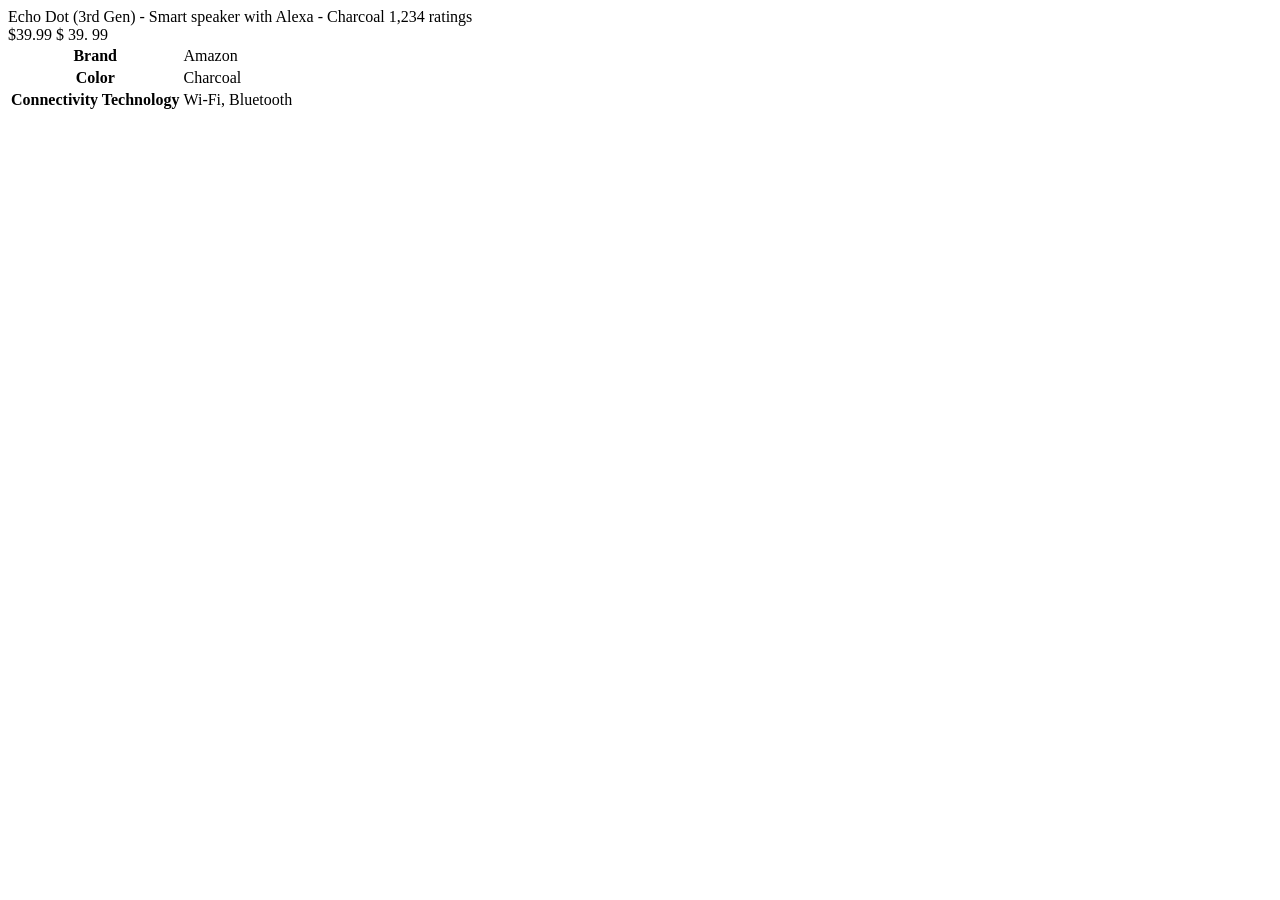
<file: tests/fixtures/amazon_product_basic.html>
<!DOCTYPE html>
<html lang="en">
<head><title>Amazon.com: Echo Dot (3rd Gen) - Charcoal</title></head>
<body>
  <div id="dp-container">
    <span id="productTitle" class="a-size-large product-title-word-break">
      Echo Dot (3rd Gen) - Smart speaker with Alexa - Charcoal
    </span>
    <span id="acrCustomerReviewText" class="a-size-base">1,234 ratings</span>
    <div id="corePriceDisplay_desktop_feature_div">
      <span class="a-price" data-a-color="base">
        <span class="a-offscreen">$39.99</span>
        <span aria-hidden="true">
          <span class="a-price-symbol">$</span>
          <span class="a-price-whole">39</span><span class="a-price-decimal">.</span>
          <span class="a-price-fraction">99</span>
        </span>
      </span>
    </div>
    <div id="productDetails_techSpec_section_1">
      <table>
        <tbody>
          <tr>
            <th>Brand</th>
            <td>Amazon</td>
          </tr>
          <tr>
            <th>Color</th>
            <td>Charcoal</td>
          </tr>
          <tr>
            <th>Connectivity Technology</th>
            <td>Wi-Fi, Bluetooth</td>
          </tr>
        </tbody>
      </table>
    </div>
  </div>
</body>
</html>
</file>
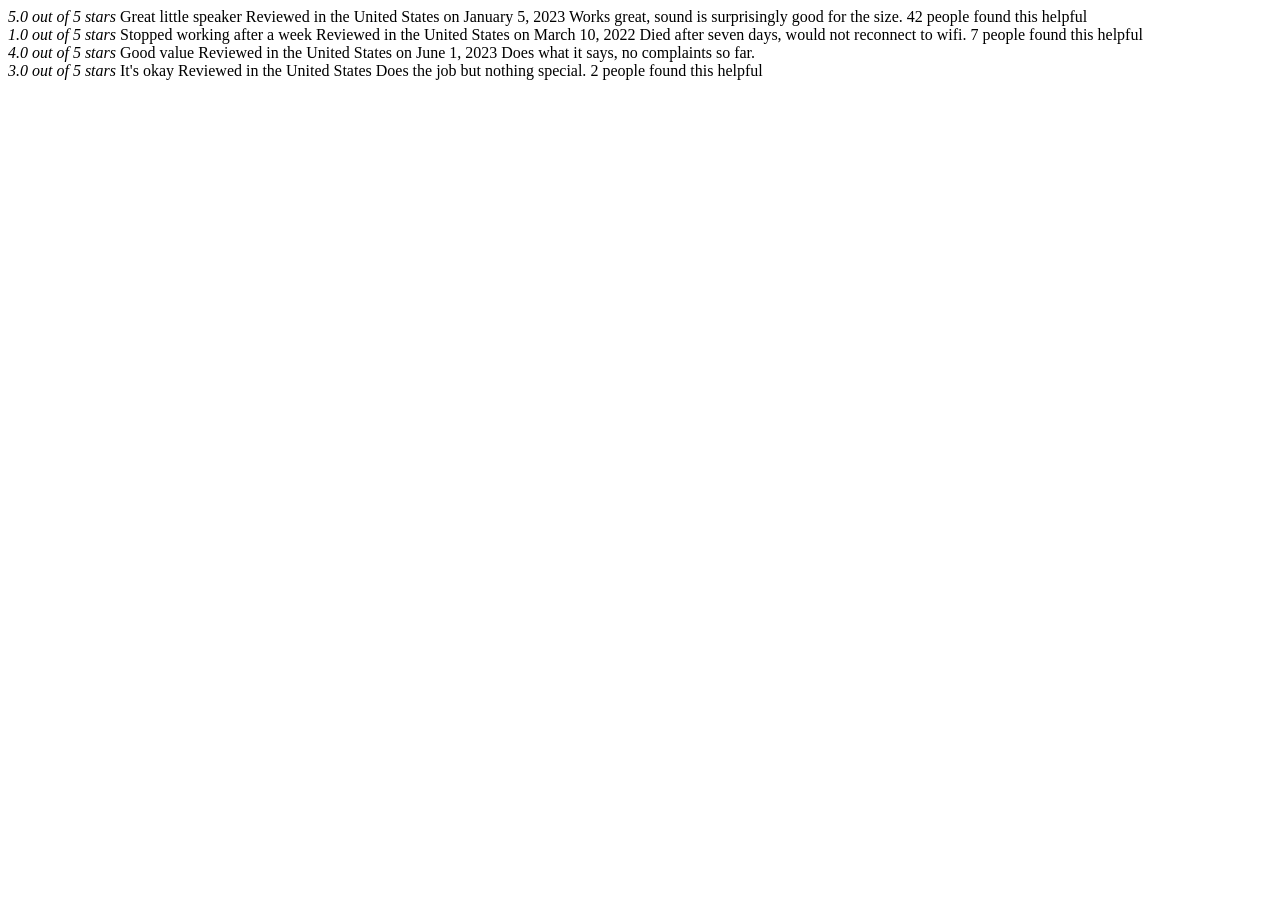
<file: tests/fixtures/amazon_product_reviews.html>
<!DOCTYPE html>
<html lang="en">
<head><title>Amazon.com: Echo Dot (3rd Gen) - Charcoal</title></head>
<body>
  <div id="cm-cr-dp-review-list">

    <div data-hook="review">
      <i data-hook="review-star-rating"><span class="a-icon-alt">5.0 out of 5 stars</span></i>
      <a data-hook="review-title"><span>Great little speaker</span></a>
      <span data-hook="review-date">Reviewed in the United States on January 5, 2023</span>
      <span data-hook="review-body"><span>Works great, sound is surprisingly good for the size.</span></span>
      <span data-hook="helpful-vote-statement">42 people found this helpful</span>
    </div>

    <div data-hook="review">
      <i data-hook="review-star-rating"><span class="a-icon-alt">1.0 out of 5 stars</span></i>
      <a data-hook="review-title"><span>Stopped working after a week</span></a>
      <span data-hook="review-date">Reviewed in the United States on March 10, 2022</span>
      <span data-hook="review-body"><span>Died after seven days, would not reconnect to wifi.</span></span>
      <span data-hook="helpful-vote-statement">7 people found this helpful</span>
    </div>

    <div data-hook="review">
      <i data-hook="review-star-rating"><span class="a-icon-alt">4.0 out of 5 stars</span></i>
      <a data-hook="review-title"><span>Good value</span></a>
      <span data-hook="review-date">Reviewed in the United States on June 1, 2023</span>
      <span data-hook="review-body"><span>Does what it says, no complaints so far.</span></span>
    </div>

    <div data-hook="review">
      <i data-hook="review-star-rating"><span class="a-icon-alt">3.0 out of 5 stars</span></i>
      <a data-hook="review-title"><span>It's okay</span></a>
      <span data-hook="review-date">Reviewed in the United States</span>
      <span data-hook="review-body"><span>Does the job but nothing special.</span></span>
      <span data-hook="helpful-vote-statement">2 people found this helpful</span>
    </div>

  </div>
</body>
</html>
</file>
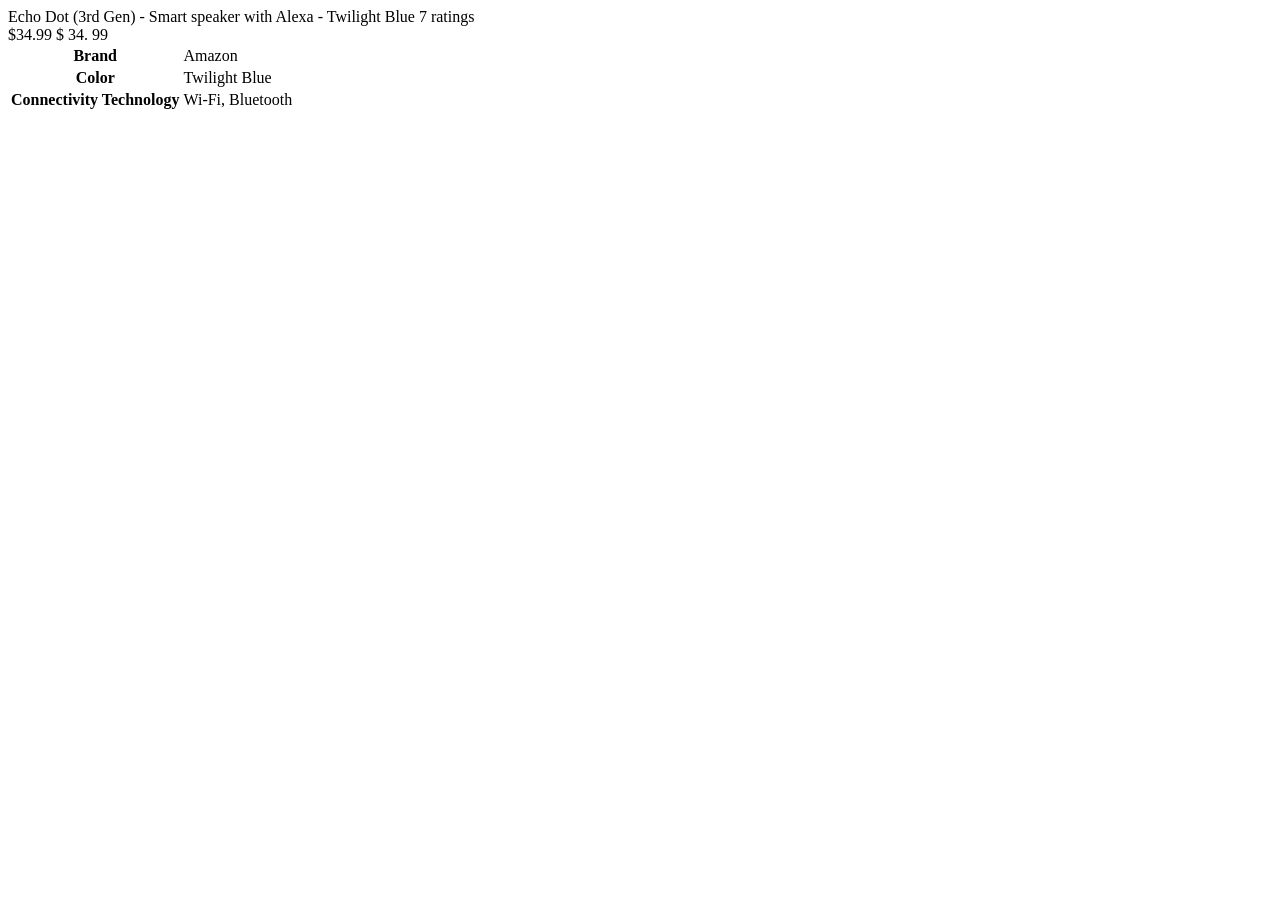
<file: tests/fixtures/amazon_product_variant.html>
<!DOCTYPE html>
<html lang="en">
<head><title>Amazon.com: Echo Dot (3rd Gen) - Twilight Blue</title></head>
<body>
  <div id="dp-container">
    <span id="productTitle" class="a-size-large product-title-word-break">
      Echo Dot (3rd Gen) - Smart speaker with Alexa - Twilight Blue
    </span>
    <span id="acrCustomerReviewText" class="a-size-base">7 ratings</span>
    <div id="corePriceDisplay_desktop_feature_div">
      <span class="a-price" data-a-color="base">
        <span class="a-offscreen">$34.99</span>
        <span aria-hidden="true">
          <span class="a-price-symbol">$</span>
          <span class="a-price-whole">34</span><span class="a-price-decimal">.</span>
          <span class="a-price-fraction">99</span>
        </span>
      </span>
    </div>
    <div id="productDetails_techSpec_section_1">
      <table>
        <tbody>
          <tr>
            <th>Brand</th>
            <td>Amazon</td>
          </tr>
          <tr>
            <th>Color</th>
            <td>Twilight Blue</td>
          </tr>
          <tr>
            <th>Connectivity Technology</th>
            <td>Wi-Fi, Bluetooth</td>
          </tr>
        </tbody>
      </table>
    </div>
  </div>
</body>
</html>
</file>
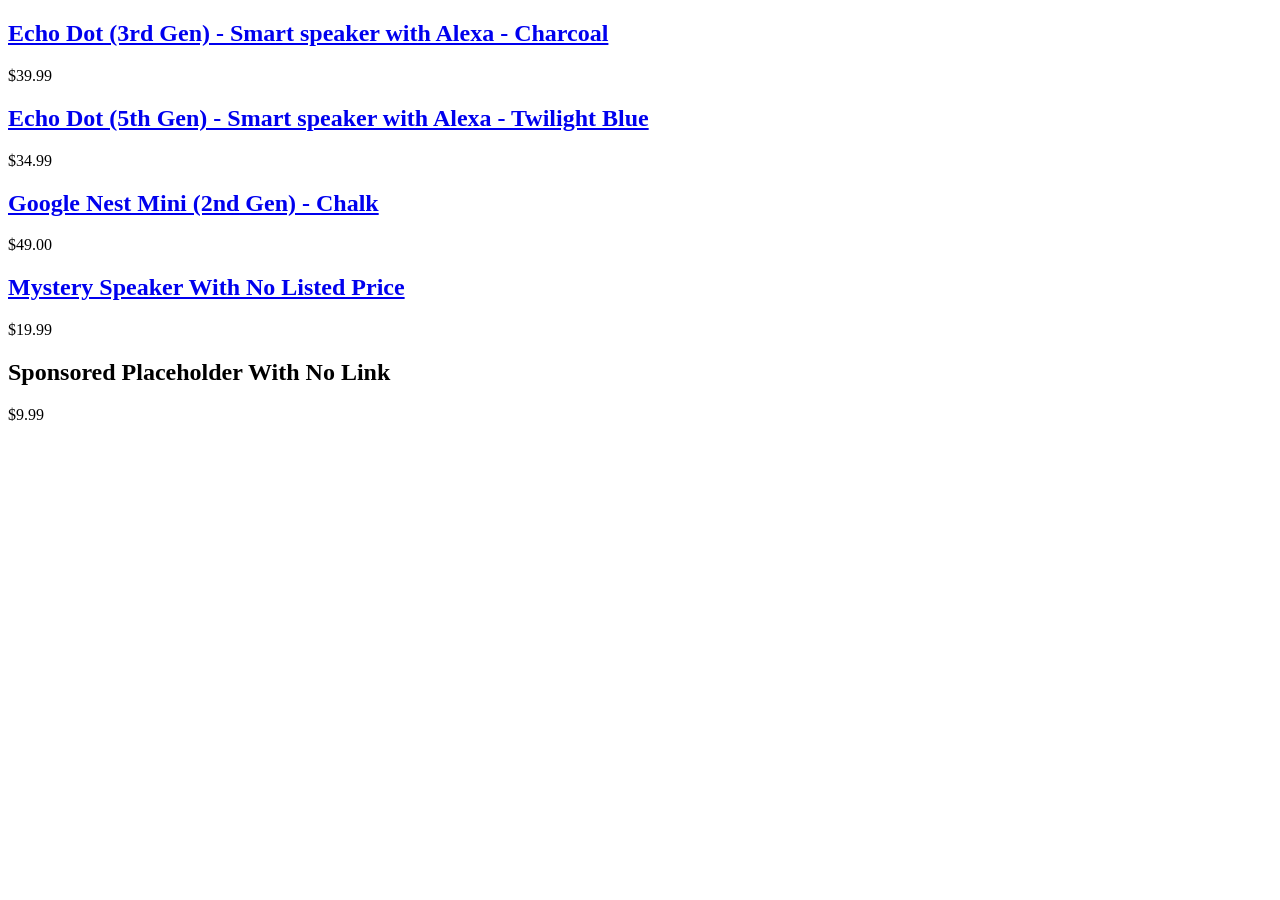
<file: tests/fixtures/amazon_search_results.html>
<!DOCTYPE html>
<html lang="en">
<head><title>Amazon.com: smart speakers</title></head>
<body>
  <div class="s-main-slot">
    <div data-component-type="s-search-result">
      <h2>
        <a class="a-link-normal" href="/AmazonBasics-Dot-Speaker/dp/B08N5WRWNW/ref=sr_1_1">
          <span>Echo Dot (3rd Gen) - Smart speaker with Alexa - Charcoal</span>
        </a>
      </h2>
      <span class="a-price" data-a-color="base">
        <span class="a-offscreen">$39.99</span>
      </span>
    </div>
    <div data-component-type="s-search-result">
      <h2>
        <a class="a-link-normal" href="/Echo-Dot-5th-Gen/dp/B09B8V1LZ3/ref=sr_1_2">
          <span>Echo Dot (5th Gen) - Smart speaker with Alexa - Twilight Blue</span>
        </a>
      </h2>
      <span class="a-price" data-a-color="base">
        <span class="a-offscreen">$34.99</span>
      </span>
    </div>
    <div data-component-type="s-search-result">
      <h2>
        <a class="a-link-normal" href="/Google-Nest-Mini/dp/B07XJ8C8F5/ref=sr_1_3">
          <span>Google Nest Mini (2nd Gen) - Chalk</span>
        </a>
      </h2>
      <span class="a-price" data-a-color="base">
        <span class="a-offscreen">$49.00</span>
      </span>
    </div>
    <!-- malformed: missing a parseable price -->
    <div data-component-type="s-search-result">
      <h2>
        <a class="a-link-normal" href="/Some-Other-Speaker/dp/B0999999ZZ/ref=sr_1_4">
          <span>Mystery Speaker With No Listed Price</span>
        </a>
      </h2>
    </div>
    <!-- malformed: missing a parseable title -->
    <div data-component-type="s-search-result">
      <h2>
        <a class="a-link-normal" href="/No-Title-Product/dp/B0888888YY/ref=sr_1_5"></a>
      </h2>
      <span class="a-price" data-a-color="base">
        <span class="a-offscreen">$19.99</span>
      </span>
    </div>
    <!-- malformed: no product link to canonicalize -->
    <div data-component-type="s-search-result">
      <h2>
        <span>Sponsored Placeholder With No Link</span>
      </h2>
      <span class="a-price" data-a-color="base">
        <span class="a-offscreen">$9.99</span>
      </span>
    </div>
  </div>
</body>
</html>
</file>
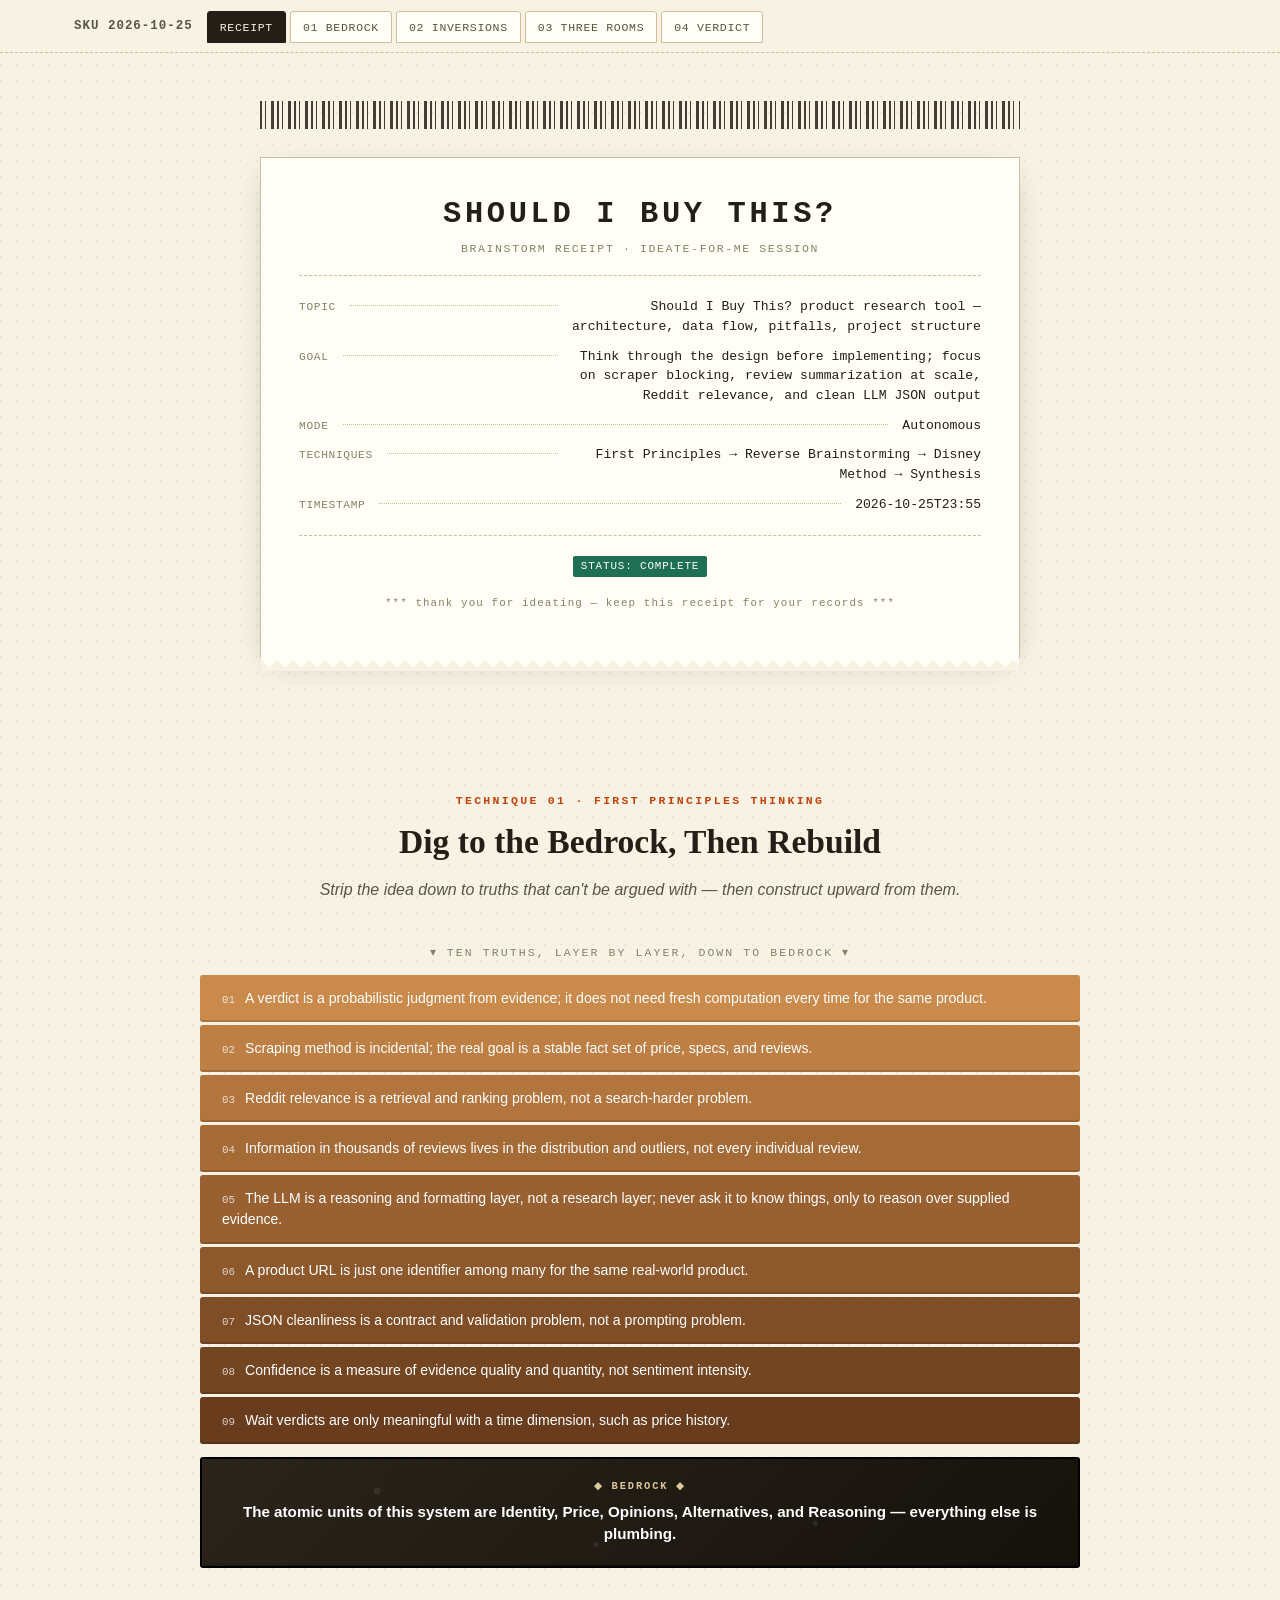
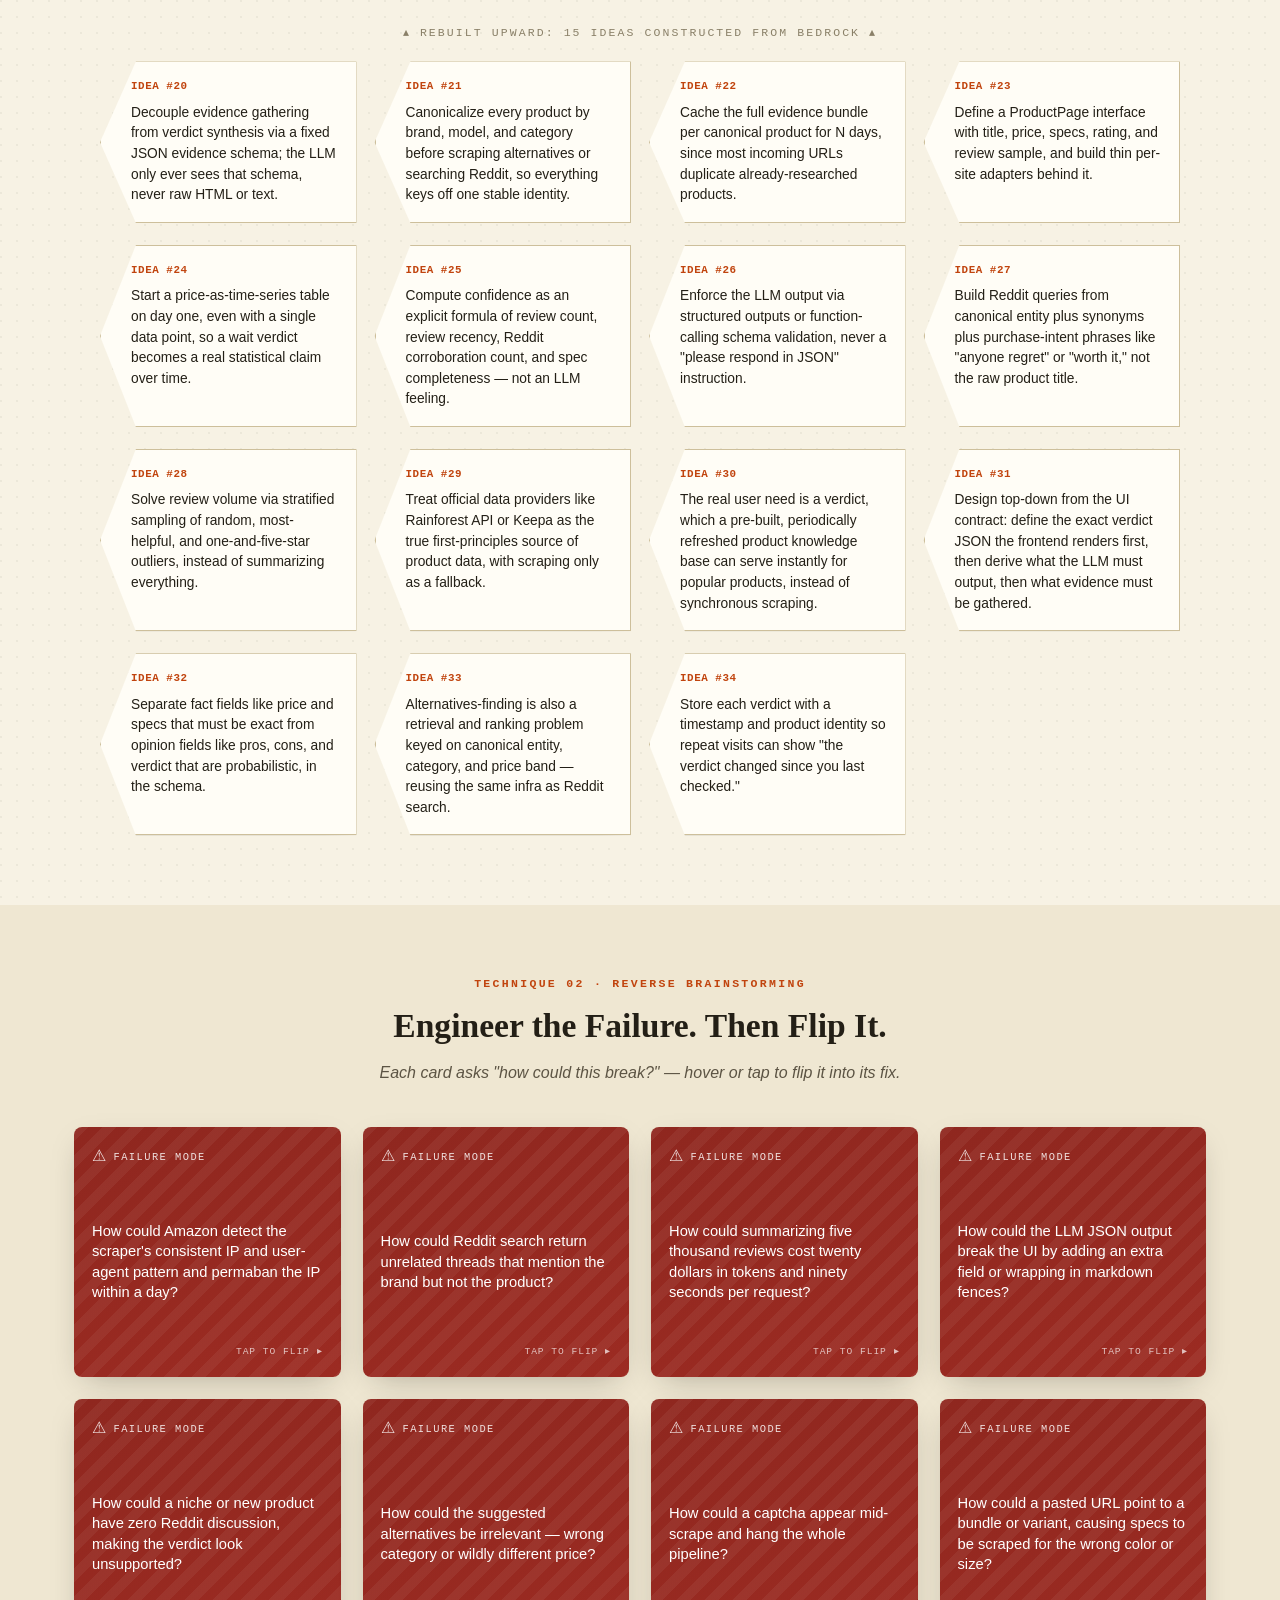
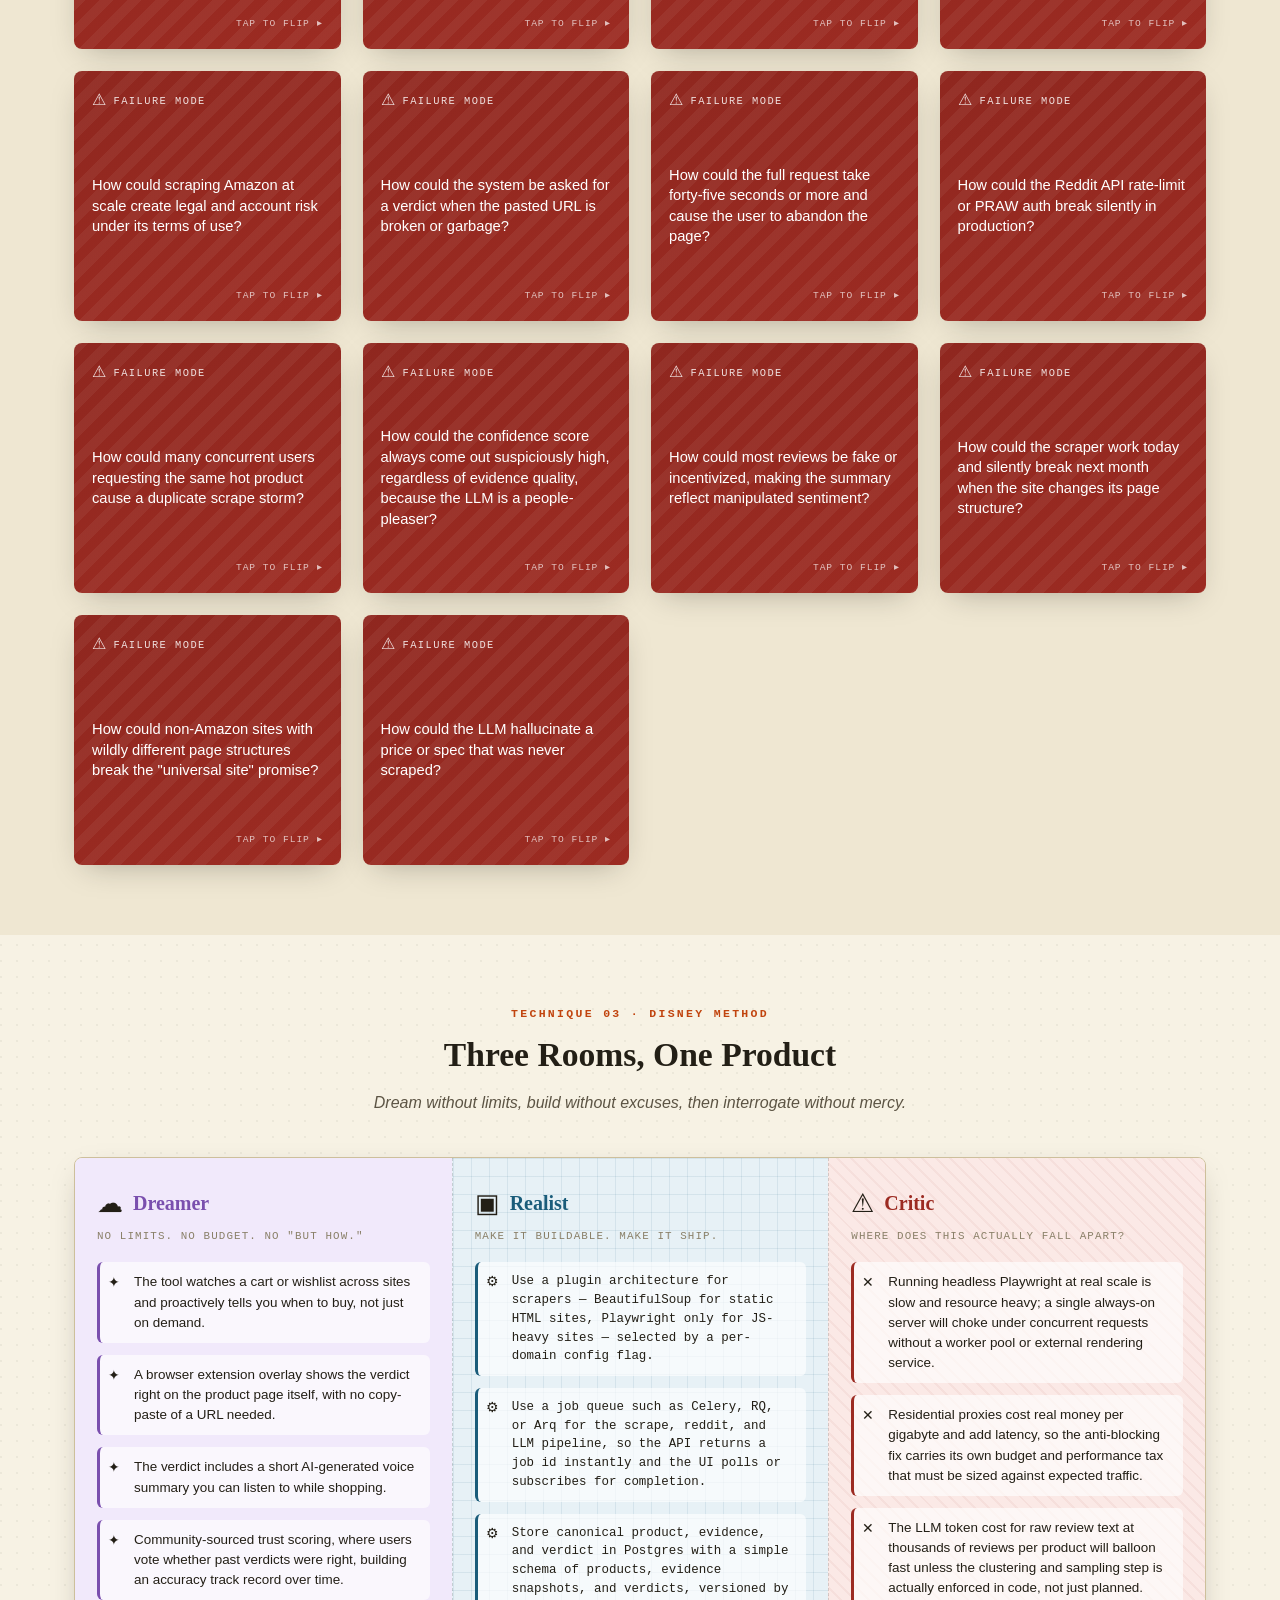
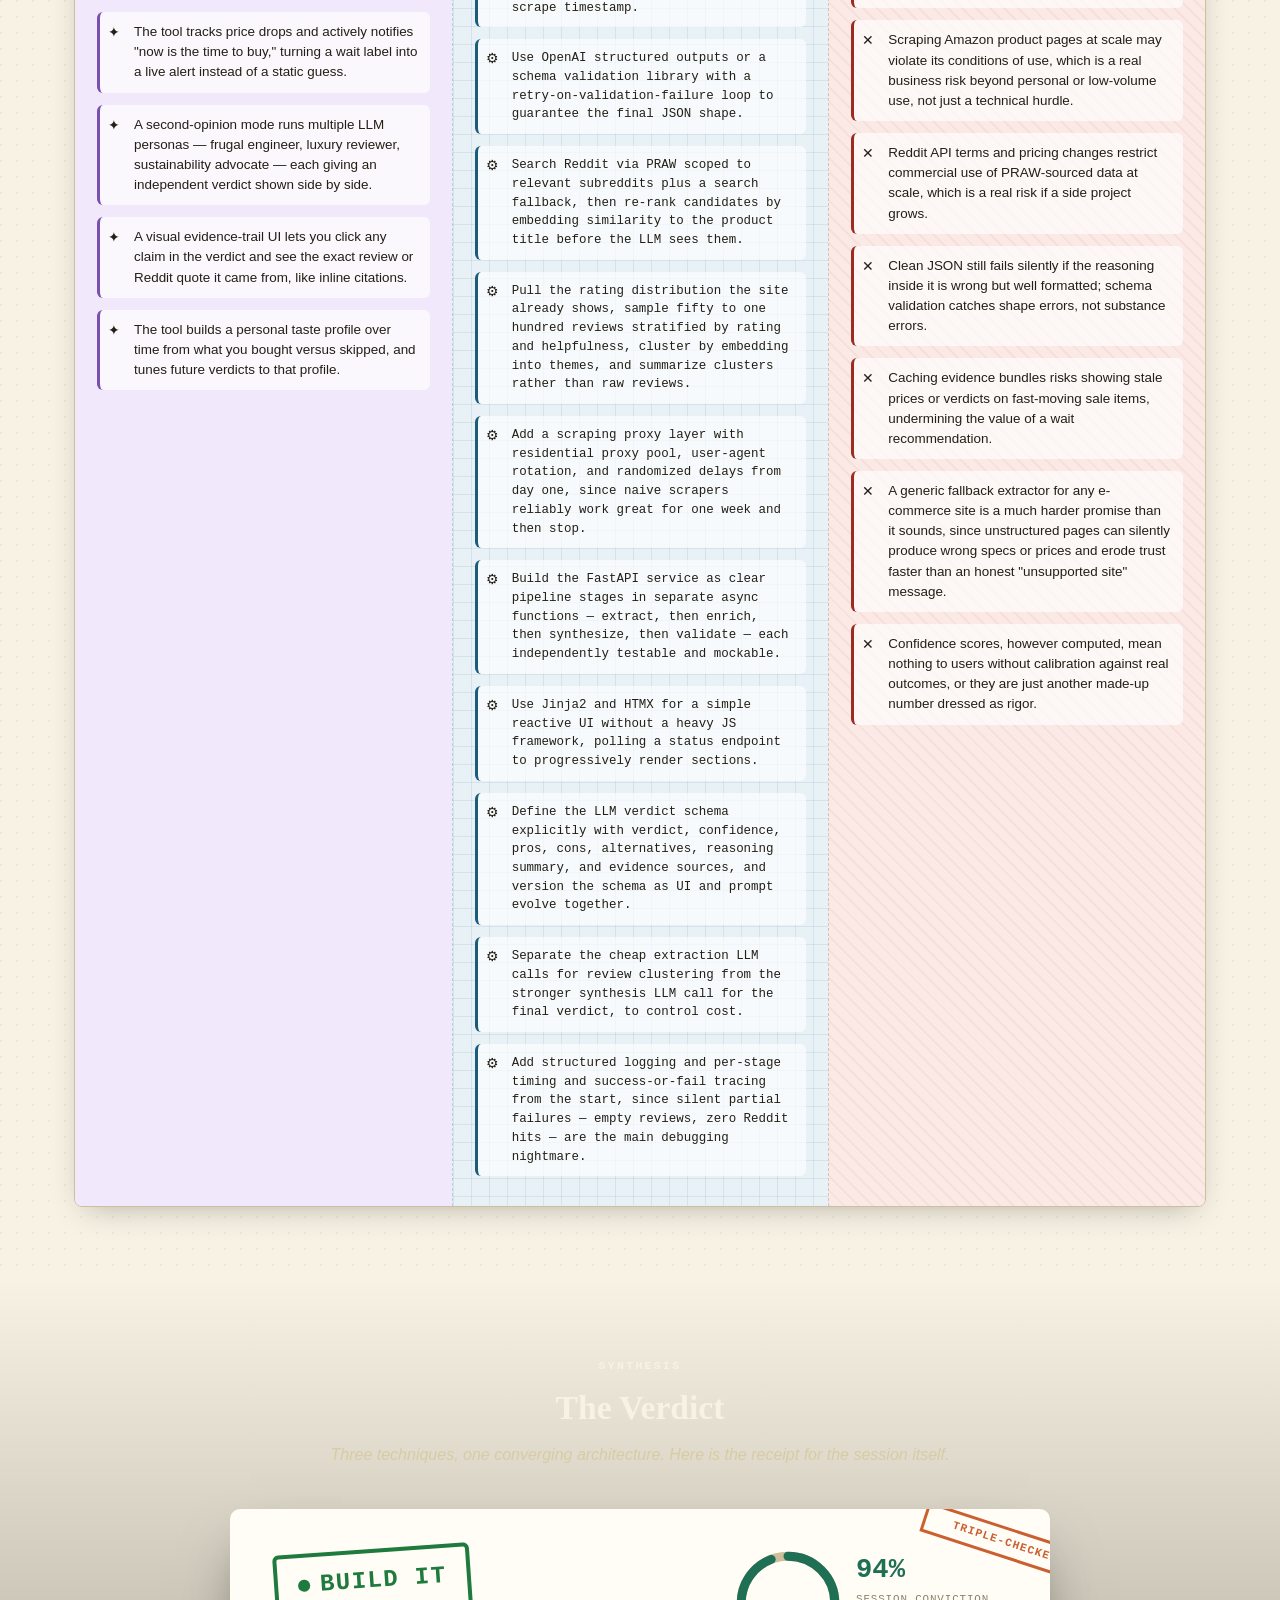
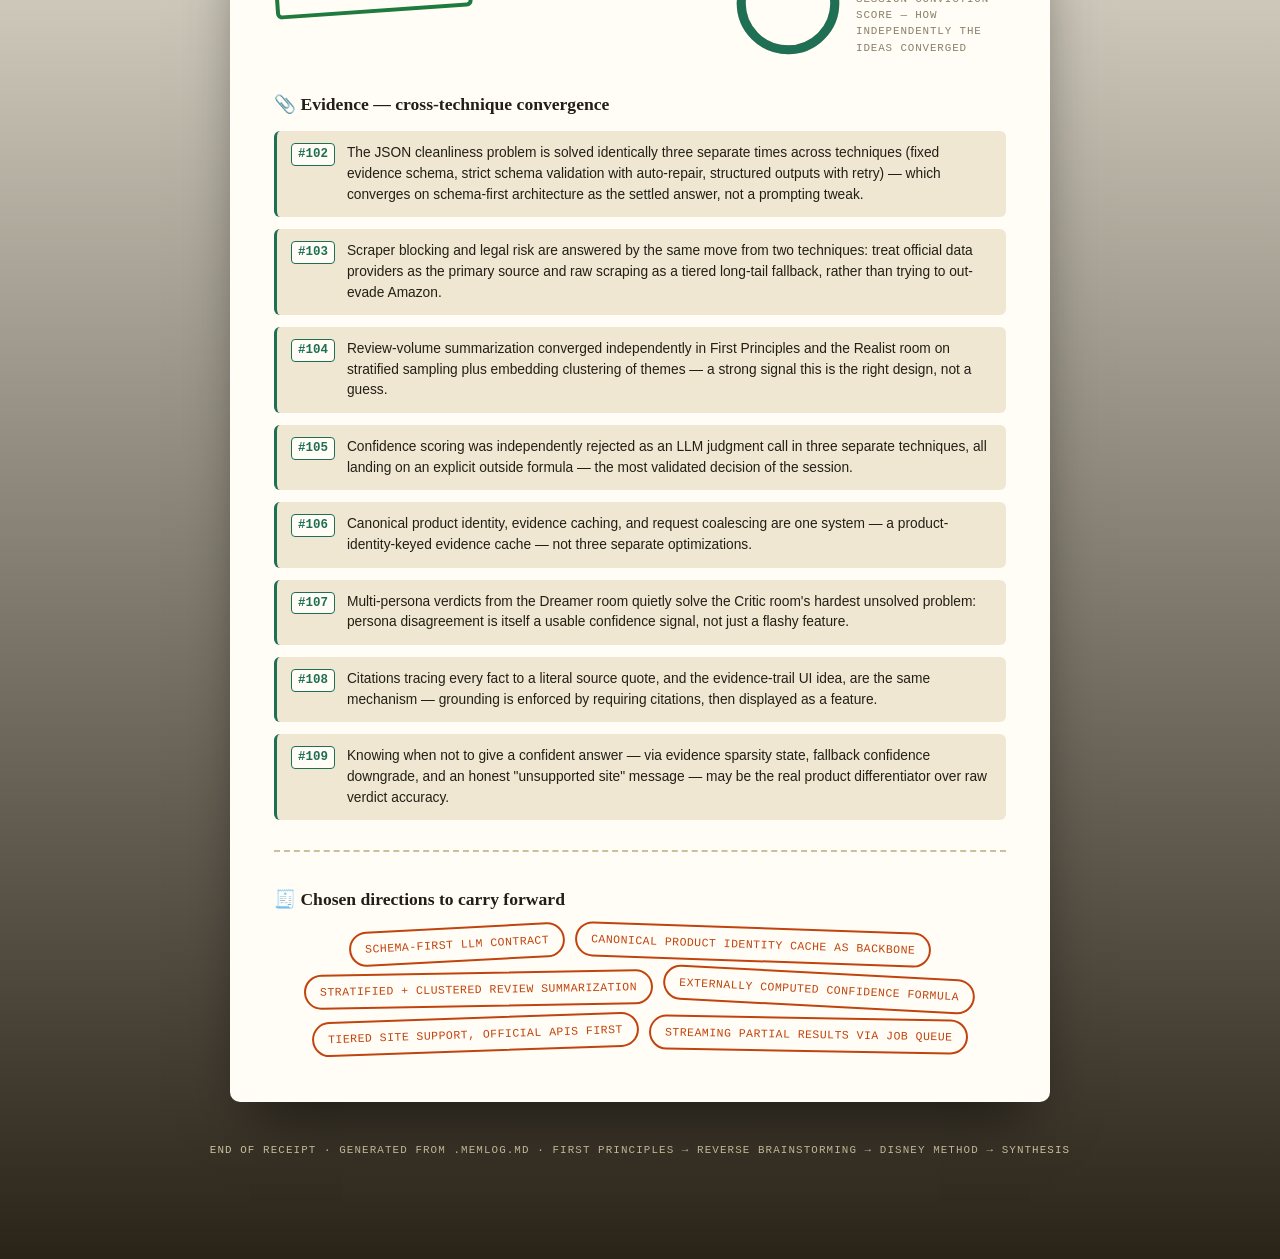
<file: docs/brainstorming/brainstorm-should-i-buy-this-tool-2026-10-25/brainstorm.html>
<!DOCTYPE html>
<html lang="en">
<head>
<meta charset="UTF-8">
<meta name="viewport" content="width=device-width, initial-scale=1.0">
<title>Should I Buy This? — Brainstorm Receipt — 2026-10-25</title>
<style>
/* ============================================================
   TOKENS
   ============================================================ */
:root{
  --paper:#f7f2e4;
  --paper-2:#efe7d2;
  --card:#fffdf6;
  --ink:#231f16;
  --ink-soft:#5c5444;
  --ink-faint:#8a8068;
  --rule:#cdbf9b;
  --accent:#c1440e;
  --accent-soft:#e7c9ad;
  --evidence:#1f6f54;
  --buy:#1f7a3d;
  --skip:#b3261e;
  --wait:#b8862b;
  --dreamer:#7a4fae;
  --dreamer-bg:#f1e9fb;
  --realist:#1a5c7a;
  --realist-bg:#e7f1f6;
  --critic:#9c2b22;
  --critic-bg:#fbe9e6;
  --shadow: 0 10px 30px -12px rgba(35,31,22,.35);
  --mono: 'Courier New', Courier, monospace;
  --serif: Georgia, 'Times New Roman', serif;
  --sans: -apple-system, 'Segoe UI', Roboto, Helvetica, Arial, sans-serif;
}

*{box-sizing:border-box;}
html{scroll-behavior:smooth;}
body{
  margin:0;
  background:
    radial-gradient(circle at 1px 1px, rgba(35,31,22,.05) 1px, transparent 1.6px) 0 0/16px 16px,
    var(--paper);
  color:var(--ink);
  font-family:var(--sans);
  line-height:1.5;
  -webkit-font-smoothing:antialiased;
}
h1,h2,h3,h4{font-family:var(--serif); margin:0; }
p{margin:0;}
a{color:inherit;}
.wrap{max-width:1180px; margin:0 auto; padding:0 24px;}

/* ============================================================
   SCROLL REVEAL
   ============================================================ */
.reveal{opacity:0; transform:translateY(22px); transition:opacity .7s ease, transform .7s ease;}
.reveal.in-view{opacity:1; transform:none;}

/* ============================================================
   STICKY NAV — receipt tabs
   ============================================================ */
.tabs-nav{
  position:sticky; top:0; z-index:50;
  background:rgba(247,242,228,.92);
  backdrop-filter:blur(6px);
  border-bottom:1px dashed var(--rule);
}
.tabs-nav .wrap{display:flex; align-items:center; gap:4px; overflow-x:auto; padding:10px 24px;}
.tabs-nav .brand{
  font-family:var(--mono); font-weight:700; font-size:.78rem; letter-spacing:.08em;
  color:var(--ink-soft); white-space:nowrap; margin-right:10px;
}
.tab-btn{
  font-family:var(--mono); font-size:.72rem; letter-spacing:.06em; text-transform:uppercase;
  background:var(--card); border:1px solid var(--rule); border-radius:3px 3px 0 0;
  padding:7px 12px 6px; cursor:pointer; color:var(--ink-soft); text-decoration:none;
  white-space:nowrap; transition:background .2s, color .2s, transform .2s;
  position:relative; top:1px;
}
.tab-btn:hover{background:var(--accent); color:#fff; border-color:var(--accent); transform:translateY(-2px);}
.tab-btn.active{background:var(--ink); color:var(--paper); border-color:var(--ink);}

/* ============================================================
   BARCODE DECORATION
   ============================================================ */
.barcode{
  height:28px;
  background-image:repeating-linear-gradient(90deg,
    var(--ink) 0 2px, transparent 2px 5px,
    var(--ink) 5px 6px, transparent 6px 11px,
    var(--ink) 11px 14px, transparent 14px 17px);
  opacity:.85;
}

/* ============================================================
   HERO / RECEIPT HEADER
   ============================================================ */
.hero{padding:48px 0 64px; position:relative;}
.receipt{
  background:var(--card);
  max-width:760px; margin:28px auto 0;
  padding:34px 38px 46px;
  box-shadow:var(--shadow);
  position:relative;
  border:1px solid var(--rule);
}
.receipt::after{
  content:""; position:absolute; left:0; right:0; bottom:-14px; height:16px;
  background:
    linear-gradient(-45deg, var(--paper) 8px, transparent 0) 0 0/16px 16px,
    linear-gradient(45deg, var(--paper) 8px, transparent 0) 0 0/16px 16px;
  background-color:var(--card);
}
.receipt-store{
  text-align:center; font-family:var(--mono); font-weight:700;
  letter-spacing:.12em; font-size:1.9rem; text-transform:uppercase;
  margin-bottom:2px;
}
.receipt-sub{
  text-align:center; font-family:var(--mono); font-size:.72rem; color:var(--ink-faint);
  letter-spacing:.14em; text-transform:uppercase; margin-bottom:18px;
}
.receipt-rule{border:none; border-top:1px dashed var(--rule); margin:16px 0;}
.receipt-line{
  display:flex; gap:14px; font-family:var(--mono); font-size:.82rem;
  padding:5px 0; align-items:baseline;
}
.receipt-line .label{
  flex:0 0 auto; color:var(--ink-faint); text-transform:uppercase; letter-spacing:.06em; font-size:.7rem;
}
.receipt-line .dots{flex:1 1 auto; border-bottom:1px dotted var(--rule); transform:translateY(-4px);}
.receipt-line .val{flex:0 0 auto; text-align:right; max-width:60%; color:var(--ink);}
.status-chip{
  display:inline-block; font-family:var(--mono); font-size:.68rem; letter-spacing:.08em;
  text-transform:uppercase; padding:2px 8px; border-radius:2px; background:var(--evidence); color:#fff;
}
.receipt-foot{
  text-align:center; font-family:var(--mono); font-size:.68rem; color:var(--ink-faint);
  letter-spacing:.1em; margin-top:18px;
}

/* ============================================================
   SECTION SCAFFOLD
   ============================================================ */
section.technique{padding:70px 0;}
.section-head{max-width:760px; margin:0 auto 42px; text-align:center;}
.section-kicker{
  font-family:var(--mono); font-size:.72rem; letter-spacing:.2em; text-transform:uppercase;
  color:var(--accent); font-weight:700; margin-bottom:8px;
}
.section-title{font-size:2.1rem; margin-bottom:10px;}
.section-tagline{color:var(--ink-soft); font-size:1rem; font-style:italic;}

/* ============================================================
   01 — FIRST PRINCIPLES — STRATA + REBUILD
   ============================================================ */
.strata-wrap{max-width:880px; margin:0 auto 56px;}
.strata-label{
  text-align:center; font-family:var(--mono); font-size:.72rem; letter-spacing:.18em;
  color:var(--ink-faint); text-transform:uppercase; margin-bottom:14px;
}
.strata{display:flex; flex-direction:column; gap:3px;}
.layer{
  position:relative;
  padding:13px 22px;
  border-radius:3px;
  font-size:.88rem;
  color:#fff;
  box-shadow:inset 0 -2px 0 rgba(0,0,0,.15);
  transition:transform .3s ease, box-shadow .3s ease;
}
.layer:hover{transform:translateX(6px); box-shadow:inset 0 -2px 0 rgba(0,0,0,.15), var(--shadow);}
.layer .lnum{
  font-family:var(--mono); font-size:.68rem; opacity:.75; margin-right:10px;
}
.layer.bedrock{
  margin-top:10px;
  background:
    radial-gradient(circle at 20% 30%, rgba(255,255,255,.08) 0 3px, transparent 4px),
    radial-gradient(circle at 70% 60%, rgba(255,255,255,.08) 0 2px, transparent 3px),
    radial-gradient(circle at 45% 80%, rgba(255,255,255,.08) 0 2px, transparent 3px),
    linear-gradient(135deg,#2b241a,#15120c);
  border:2px solid #000;
  font-weight:700;
  padding:20px 22px;
  text-align:center;
  font-size:.95rem;
}
.bedrock-tag{
  display:block; font-family:var(--mono); font-size:.65rem; letter-spacing:.18em;
  text-transform:uppercase; color:#d8c89a; margin-bottom:6px;
}

.rebuild-wrap{max-width:1080px; margin:0 auto;}
.rebuild-label{
  text-align:center; font-family:var(--mono); font-size:.72rem; letter-spacing:.18em;
  color:var(--ink-faint); text-transform:uppercase; margin:36px 0 20px;
}
.tag-grid{
  display:grid; grid-template-columns:repeat(auto-fill,minmax(230px,1fr)); gap:22px 18px;
}
.price-tag-card{
  background:var(--card);
  border:1px solid var(--rule);
  clip-path:polygon(14% 0, 100% 0, 100% 100%, 14% 100%, 0 50%);
  padding:16px 18px 16px 30px;
  min-height:150px;
  display:flex; flex-direction:column; gap:8px;
  box-shadow:var(--shadow);
  transition:transform .25s ease, box-shadow .25s ease;
}
.price-tag-card:hover{transform:translateY(-5px) rotate(-.6deg);}
.price-tag-card .hole{
  position:absolute; width:10px; height:10px; border-radius:50%;
  border:2px solid var(--ink); background:var(--paper); left:6px; top:50%;
  transform:translateY(-50%);
}
.price-tag-card .tag-no{
  font-family:var(--mono); font-size:.68rem; color:var(--accent); font-weight:700; letter-spacing:.05em;
}
.price-tag-card p{font-size:.86rem; color:var(--ink);}

/* ============================================================
   02 — REVERSE BRAINSTORMING — FLIP CARDS
   ============================================================ */
.flip-grid{
  display:grid; grid-template-columns:repeat(auto-fill,minmax(260px,1fr)); gap:22px;
  max-width:1180px; margin:0 auto;
}
.flip-card{height:250px; perspective:1400px; cursor:pointer;}
.flip-card-inner{
  position:relative; width:100%; height:100%;
  transition:transform .7s cubic-bezier(.4,.2,.2,1);
  transform-style:preserve-3d;
}
.flip-card:hover .flip-card-inner,
.flip-card.flipped .flip-card-inner,
.flip-card:focus-visible .flip-card-inner{transform:rotateY(180deg);}
.flip-face{
  position:absolute; inset:0; backface-visibility:hidden;
  border-radius:8px; padding:18px; display:flex; flex-direction:column;
  box-shadow:var(--shadow);
}
.flip-front{
  background:
    repeating-linear-gradient(135deg, rgba(255,255,255,.05) 0 10px, transparent 10px 20px),
    linear-gradient(160deg,#8f271f,var(--critic));
  color:#fff; justify-content:space-between;
}
.flip-back{
  background:linear-gradient(160deg,#2f8a63,var(--evidence));
  color:#fff; transform:rotateY(180deg); justify-content:space-between;
}
.flip-kicker{
  font-family:var(--mono); font-size:.65rem; letter-spacing:.14em; text-transform:uppercase;
  opacity:.85; display:flex; align-items:center; gap:6px;
}
.flip-icon{font-size:1rem;}
.flip-text{font-size:.92rem; line-height:1.4; margin-top:10px;}
.flip-hint{
  font-family:var(--mono); font-size:.6rem; letter-spacing:.1em; text-transform:uppercase; opacity:.7;
  text-align:right;
}

/* ============================================================
   03 — DISNEY METHOD — THREE ROOMS
   ============================================================ */
.rooms{
  display:grid; grid-template-columns:repeat(3,1fr); gap:0;
  max-width:1180px; margin:0 auto; border:1px solid var(--rule); border-radius:8px; overflow:hidden;
  box-shadow:var(--shadow);
}
.room{padding:26px 22px 30px; min-height:100%;}
.room + .room{border-left:1px dashed rgba(0,0,0,.15);}
.room-dreamer{background:var(--dreamer-bg);}
.room-realist{
  background:var(--realist-bg);
  background-image:
    linear-gradient(rgba(26,92,122,.09) 1px, transparent 1px),
    linear-gradient(90deg, rgba(26,92,122,.09) 1px, transparent 1px);
  background-size:18px 18px;
}
.room-critic{
  background:var(--critic-bg);
  background-image:repeating-linear-gradient(45deg, rgba(156,43,34,.05) 0 2px, transparent 2px 10px);
}
.room-head{display:flex; align-items:center; gap:10px; margin-bottom:6px;}
.room-icon{font-size:1.6rem;}
.room-title{font-size:1.25rem;}
.room-dreamer .room-title{color:var(--dreamer);}
.room-realist .room-title{color:var(--realist);}
.room-critic .room-title{color:var(--critic);}
.room-sub{font-family:var(--mono); font-size:.68rem; letter-spacing:.1em; text-transform:uppercase; color:var(--ink-faint); margin-bottom:18px;}
.room-list{list-style:none; margin:0; padding:0; display:flex; flex-direction:column; gap:12px;}
.room-item{
  background:rgba(255,255,255,.65); border-radius:6px; padding:10px 12px; font-size:.84rem;
  position:relative; padding-left:34px; transition:transform .2s ease;
}
.room-item:hover{transform:translateX(4px);}
.room-item .chip{
  position:absolute; left:8px; top:10px; font-size:.9rem;
}
.room-dreamer .room-item{border-left:3px solid var(--dreamer);}
.room-realist .room-item{border-left:3px solid var(--realist); font-family:var(--mono); font-size:.78rem;}
.room-critic .room-item{border-left:3px solid var(--critic);}

/* ============================================================
   04 — SYNTHESIS — THE VERDICT (climax)
   ============================================================ */
.verdict-section{
  padding:80px 0 100px;
  background:linear-gradient(180deg, var(--paper) 0%, #2a2318 100%);
  position:relative;
}
.verdict-section .section-kicker, .verdict-section .section-title{color:var(--paper);}
.verdict-section .section-tagline{color:#d8cba4;}
.verdict-card{
  max-width:820px; margin:0 auto; background:var(--card); border-radius:10px;
  box-shadow:0 30px 60px -20px rgba(0,0,0,.6);
  padding:40px 44px 50px; position:relative; overflow:hidden;
}
.verdict-top{display:flex; justify-content:space-between; align-items:flex-start; gap:20px; flex-wrap:wrap;}
.verdict-badge{
  display:inline-flex; align-items:center; gap:10px;
  border:4px solid var(--buy); color:var(--buy);
  font-family:var(--mono); font-weight:700; font-size:1.5rem; letter-spacing:.06em;
  padding:10px 20px; border-radius:6px; transform:rotate(-4deg);
  text-transform:uppercase;
}
.verdict-badge .dot{width:12px; height:12px; border-radius:50%; background:var(--buy);}
.gauge-wrap{display:flex; align-items:center; gap:14px;}
.gauge{width:108px; height:108px; transform:rotate(-90deg);}
.gauge-track{fill:none; stroke:var(--rule); stroke-width:10;}
.gauge-fill{
  fill:none; stroke:var(--evidence); stroke-width:10; stroke-linecap:round;
  stroke-dasharray:326.7; stroke-dashoffset:326.7;
  transition:stroke-dashoffset 1.6s cubic-bezier(.2,.7,.2,1);
}
.gauge-label{font-family:var(--mono);}
.gauge-pct{font-size:1.7rem; font-weight:700; color:var(--evidence);}
.gauge-caption{font-size:.68rem; letter-spacing:.08em; text-transform:uppercase; color:var(--ink-faint); max-width:150px;}

.verdict-section-title{margin:34px 0 14px; font-size:1.1rem; color:var(--ink); display:flex; align-items:center; gap:8px;}
.evidence-list{list-style:none; margin:0; padding:0; display:flex; flex-direction:column; gap:12px;}
.evidence-tag{
  display:flex; gap:12px; background:var(--paper-2); border-radius:6px; padding:12px 14px;
  border-left:3px solid var(--evidence); font-size:.86rem; align-items:flex-start;
}
.evidence-tag .ref{
  font-family:var(--mono); font-weight:700; color:var(--evidence); flex:0 0 auto; font-size:.78rem;
  background:var(--card); border:1px solid var(--evidence); border-radius:4px; padding:1px 6px; height:fit-content;
}
.receipt-divider{border:none; border-top:2px dashed var(--rule); margin:30px 0 22px;}
.directions-row{display:flex; flex-wrap:wrap; gap:10px; justify-content:center;}
.stamp-chip{
  font-family:var(--mono); font-size:.72rem; letter-spacing:.04em; text-transform:uppercase;
  border:2px solid var(--accent); color:var(--accent); border-radius:30px; padding:7px 14px;
  transform:rotate(var(--r,0deg));
  transition:transform .2s ease, background .2s ease, color .2s ease;
}
.stamp-chip:hover{background:var(--accent); color:#fff; transform:rotate(0deg) scale(1.05);}
.verdict-stamp-corner{
  position:absolute; top:18px; right:-40px; width:170px; text-align:center;
  transform:rotate(18deg); border:3px solid var(--accent); color:var(--accent);
  font-family:var(--mono); font-weight:700; font-size:.7rem; letter-spacing:.1em;
  padding:4px 0; opacity:.85; text-transform:uppercase;
}
.footer-note{
  text-align:center; color:#cfc2a0; font-family:var(--mono); font-size:.68rem;
  letter-spacing:.1em; margin-top:40px; text-transform:uppercase;
}

@media (max-width:860px){
  .rooms{grid-template-columns:1fr;}
  .room + .room{border-left:none; border-top:1px dashed rgba(0,0,0,.15);}
  .verdict-top{flex-direction:column;}
  .verdict-stamp-corner{display:none;}
}
@media (max-width:520px){
  .receipt{padding:26px 18px 36px;}
  .receipt-store{font-size:1.4rem;}
  .verdict-card{padding:28px 20px 36px;}
}
</style>
</head>
<body>

<nav class="tabs-nav">
  <div class="wrap">
    <span class="brand">SKU 2026-10-25</span>
    <a class="tab-btn" data-target="hero" href="#hero">Receipt</a>
    <a class="tab-btn" data-target="first-principles" href="#first-principles">01 Bedrock</a>
    <a class="tab-btn" data-target="reverse" href="#reverse">02 Inversions</a>
    <a class="tab-btn" data-target="disney" href="#disney">03 Three Rooms</a>
    <a class="tab-btn" data-target="synthesis" href="#synthesis">04 Verdict</a>
  </div>
</nav>

<header class="hero" id="hero">
  <div class="barcode wrap" style="max-width:760px;"></div>
  <div class="receipt reveal">
    <div class="receipt-store">Should I Buy This?</div>
    <div class="receipt-sub">Brainstorm Receipt · Ideate-for-me session</div>
    <hr class="receipt-rule">
    <div class="receipt-line"><span class="label">Topic</span><span class="dots"></span><span class="val">Should I Buy This? product research tool — architecture, data flow, pitfalls, project structure</span></div>
    <div class="receipt-line"><span class="label">Goal</span><span class="dots"></span><span class="val">Think through the design before implementing; focus on scraper blocking, review summarization at scale, Reddit relevance, and clean LLM JSON output</span></div>
    <div class="receipt-line"><span class="label">Mode</span><span class="dots"></span><span class="val">Autonomous</span></div>
    <div class="receipt-line"><span class="label">Techniques</span><span class="dots"></span><span class="val">First Principles → Reverse Brainstorming → Disney Method → Synthesis</span></div>
    <div class="receipt-line"><span class="label">Timestamp</span><span class="dots"></span><span class="val">2026-10-25T23:55</span></div>
    <hr class="receipt-rule">
    <div style="text-align:center;"><span class="status-chip">Status: Complete</span></div>
    <div class="receipt-foot">*** thank you for ideating — keep this receipt for your records ***</div>
  </div>
</header>

<!-- ============================================================
     01 — FIRST PRINCIPLES THINKING
     ============================================================ -->
<section class="technique" id="first-principles">
  <div class="wrap">
    <div class="section-head reveal">
      <div class="section-kicker">Technique 01 · First Principles Thinking</div>
      <h2 class="section-title">Dig to the Bedrock, Then Rebuild</h2>
      <p class="section-tagline">Strip the idea down to truths that can't be argued with — then construct upward from them.</p>
    </div>

    <div class="strata-wrap">
      <div class="strata-label reveal">▾ Ten truths, layer by layer, down to bedrock ▾</div>
      <div class="strata">
        <div class="layer reveal" style="background:#c98a4b;"><span class="lnum">01</span>A verdict is a probabilistic judgment from evidence; it does not need fresh computation every time for the same product.</div>
        <div class="layer reveal" style="background:#bd7f44;"><span class="lnum">02</span>Scraping method is incidental; the real goal is a stable fact set of price, specs, and reviews.</div>
        <div class="layer reveal" style="background:#b1753d;"><span class="lnum">03</span>Reddit relevance is a retrieval and ranking problem, not a search-harder problem.</div>
        <div class="layer reveal" style="background:#a56b37;"><span class="lnum">04</span>Information in thousands of reviews lives in the distribution and outliers, not every individual review.</div>
        <div class="layer reveal" style="background:#996131;"><span class="lnum">05</span>The LLM is a reasoning and formatting layer, not a research layer; never ask it to know things, only to reason over supplied evidence.</div>
        <div class="layer reveal" style="background:#8d582b;"><span class="lnum">06</span>A product URL is just one identifier among many for the same real-world product.</div>
        <div class="layer reveal" style="background:#804e26;"><span class="lnum">07</span>JSON cleanliness is a contract and validation problem, not a prompting problem.</div>
        <div class="layer reveal" style="background:#744521;"><span class="lnum">08</span>Confidence is a measure of evidence quality and quantity, not sentiment intensity.</div>
        <div class="layer reveal" style="background:#683c1c;"><span class="lnum">09</span>Wait verdicts are only meaningful with a time dimension, such as price history.</div>
        <div class="layer bedrock reveal">
          <span class="bedrock-tag">◆ Bedrock ◆</span>
          The atomic units of this system are <strong>Identity, Price, Opinions, Alternatives, and Reasoning</strong> — everything else is plumbing.
        </div>
      </div>
    </div>

    <div class="rebuild-wrap">
      <div class="rebuild-label reveal">▴ Rebuilt upward: 15 ideas constructed from bedrock ▴</div>
      <div class="tag-grid">
        <div class="price-tag-card reveal"><div class="hole"></div><span class="tag-no">IDEA #20</span><p>Decouple evidence gathering from verdict synthesis via a fixed JSON evidence schema; the LLM only ever sees that schema, never raw HTML or text.</p></div>
        <div class="price-tag-card reveal"><div class="hole"></div><span class="tag-no">IDEA #21</span><p>Canonicalize every product by brand, model, and category before scraping alternatives or searching Reddit, so everything keys off one stable identity.</p></div>
        <div class="price-tag-card reveal"><div class="hole"></div><span class="tag-no">IDEA #22</span><p>Cache the full evidence bundle per canonical product for N days, since most incoming URLs duplicate already-researched products.</p></div>
        <div class="price-tag-card reveal"><div class="hole"></div><span class="tag-no">IDEA #23</span><p>Define a ProductPage interface with title, price, specs, rating, and review sample, and build thin per-site adapters behind it.</p></div>
        <div class="price-tag-card reveal"><div class="hole"></div><span class="tag-no">IDEA #24</span><p>Start a price-as-time-series table on day one, even with a single data point, so a wait verdict becomes a real statistical claim over time.</p></div>
        <div class="price-tag-card reveal"><div class="hole"></div><span class="tag-no">IDEA #25</span><p>Compute confidence as an explicit formula of review count, review recency, Reddit corroboration count, and spec completeness — not an LLM feeling.</p></div>
        <div class="price-tag-card reveal"><div class="hole"></div><span class="tag-no">IDEA #26</span><p>Enforce the LLM output via structured outputs or function-calling schema validation, never a "please respond in JSON" instruction.</p></div>
        <div class="price-tag-card reveal"><div class="hole"></div><span class="tag-no">IDEA #27</span><p>Build Reddit queries from canonical entity plus synonyms plus purchase-intent phrases like "anyone regret" or "worth it," not the raw product title.</p></div>
        <div class="price-tag-card reveal"><div class="hole"></div><span class="tag-no">IDEA #28</span><p>Solve review volume via stratified sampling of random, most-helpful, and one-and-five-star outliers, instead of summarizing everything.</p></div>
        <div class="price-tag-card reveal"><div class="hole"></div><span class="tag-no">IDEA #29</span><p>Treat official data providers like Rainforest API or Keepa as the true first-principles source of product data, with scraping only as a fallback.</p></div>
        <div class="price-tag-card reveal"><div class="hole"></div><span class="tag-no">IDEA #30</span><p>The real user need is a verdict, which a pre-built, periodically refreshed product knowledge base can serve instantly for popular products, instead of synchronous scraping.</p></div>
        <div class="price-tag-card reveal"><div class="hole"></div><span class="tag-no">IDEA #31</span><p>Design top-down from the UI contract: define the exact verdict JSON the frontend renders first, then derive what the LLM must output, then what evidence must be gathered.</p></div>
        <div class="price-tag-card reveal"><div class="hole"></div><span class="tag-no">IDEA #32</span><p>Separate fact fields like price and specs that must be exact from opinion fields like pros, cons, and verdict that are probabilistic, in the schema.</p></div>
        <div class="price-tag-card reveal"><div class="hole"></div><span class="tag-no">IDEA #33</span><p>Alternatives-finding is also a retrieval and ranking problem keyed on canonical entity, category, and price band — reusing the same infra as Reddit search.</p></div>
        <div class="price-tag-card reveal"><div class="hole"></div><span class="tag-no">IDEA #34</span><p>Store each verdict with a timestamp and product identity so repeat visits can show "the verdict changed since you last checked."</p></div>
      </div>
    </div>
  </div>
</section>

<!-- ============================================================
     02 — REVERSE BRAINSTORMING
     ============================================================ -->
<section class="technique" id="reverse" style="background:var(--paper-2);">
  <div class="wrap">
    <div class="section-head reveal">
      <div class="section-kicker">Technique 02 · Reverse Brainstorming</div>
      <h2 class="section-title">Engineer the Failure. Then Flip It.</h2>
      <p class="section-tagline">Each card asks "how could this break?" — hover or tap to flip it into its fix.</p>
    </div>

    <div class="flip-grid">

      <div class="flip-card reveal" tabindex="0">
        <div class="flip-card-inner">
          <div class="flip-face flip-front">
            <div class="flip-kicker"><span class="flip-icon">⚠</span>Failure Mode</div>
            <div class="flip-text">How could Amazon detect the scraper's consistent IP and user-agent pattern and permaban the IP within a day?</div>
            <div class="flip-hint">tap to flip ▸</div>
          </div>
          <div class="flip-face flip-back">
            <div class="flip-kicker"><span class="flip-icon">✓</span>Inversion</div>
            <div class="flip-text">Rotate residential proxies, randomize headers and viewport, use stealth plugins, and throttle to human-like request rates per IP.</div>
            <div class="flip-hint">◂ flip back</div>
          </div>
        </div>
      </div>

      <div class="flip-card reveal" tabindex="0">
        <div class="flip-card-inner">
          <div class="flip-face flip-front">
            <div class="flip-kicker"><span class="flip-icon">⚠</span>Failure Mode</div>
            <div class="flip-text">How could Reddit search return unrelated threads that mention the brand but not the product?</div>
            <div class="flip-hint">tap to flip ▸</div>
          </div>
          <div class="flip-face flip-back">
            <div class="flip-kicker"><span class="flip-icon">✓</span>Inversion</div>
            <div class="flip-text">Require entity-level match on model number or exact phrase, plus an embedding-similarity re-rank step before threads reach the LLM.</div>
            <div class="flip-hint">◂ flip back</div>
          </div>
        </div>
      </div>

      <div class="flip-card reveal" tabindex="0">
        <div class="flip-card-inner">
          <div class="flip-face flip-front">
            <div class="flip-kicker"><span class="flip-icon">⚠</span>Failure Mode</div>
            <div class="flip-text">How could summarizing five thousand reviews cost twenty dollars in tokens and ninety seconds per request?</div>
            <div class="flip-hint">tap to flip ▸</div>
          </div>
          <div class="flip-face flip-back">
            <div class="flip-kicker"><span class="flip-icon">✓</span>Inversion</div>
            <div class="flip-text">Pre-aggregate review stats like rating histogram and keyword frequency with non-LLM methods, and only send the LLM a tight digest of themes and exemplar quotes.</div>
            <div class="flip-hint">◂ flip back</div>
          </div>
        </div>
      </div>

      <div class="flip-card reveal" tabindex="0">
        <div class="flip-card-inner">
          <div class="flip-face flip-front">
            <div class="flip-kicker"><span class="flip-icon">⚠</span>Failure Mode</div>
            <div class="flip-text">How could the LLM JSON output break the UI by adding an extra field or wrapping in markdown fences?</div>
            <div class="flip-hint">tap to flip ▸</div>
          </div>
          <div class="flip-face flip-back">
            <div class="flip-kicker"><span class="flip-icon">✓</span>Inversion</div>
            <div class="flip-text">Validate against a strict schema server-side and auto-repair or reject the output before the UI ever sees it.</div>
            <div class="flip-hint">◂ flip back</div>
          </div>
        </div>
      </div>

      <div class="flip-card reveal" tabindex="0">
        <div class="flip-card-inner">
          <div class="flip-face flip-front">
            <div class="flip-kicker"><span class="flip-icon">⚠</span>Failure Mode</div>
            <div class="flip-text">How could a niche or new product have zero Reddit discussion, making the verdict look unsupported?</div>
            <div class="flip-hint">tap to flip ▸</div>
          </div>
          <div class="flip-face flip-back">
            <div class="flip-kicker"><span class="flip-icon">✓</span>Inversion</div>
            <div class="flip-text">Model evidence sparsity as a first-class state, lowering confidence and saying so explicitly rather than forcing a confident verdict from thin air.</div>
            <div class="flip-hint">◂ flip back</div>
          </div>
        </div>
      </div>

      <div class="flip-card reveal" tabindex="0">
        <div class="flip-card-inner">
          <div class="flip-face flip-front">
            <div class="flip-kicker"><span class="flip-icon">⚠</span>Failure Mode</div>
            <div class="flip-text">How could the suggested alternatives be irrelevant — wrong category or wildly different price?</div>
            <div class="flip-hint">tap to flip ▸</div>
          </div>
          <div class="flip-face flip-back">
            <div class="flip-kicker"><span class="flip-icon">✓</span>Inversion</div>
            <div class="flip-text">Constrain alternative search to the same category taxonomy and a price band within twenty percent, verified against structured spec data.</div>
            <div class="flip-hint">◂ flip back</div>
          </div>
        </div>
      </div>

      <div class="flip-card reveal" tabindex="0">
        <div class="flip-card-inner">
          <div class="flip-face flip-front">
            <div class="flip-kicker"><span class="flip-icon">⚠</span>Failure Mode</div>
            <div class="flip-text">How could a captcha appear mid-scrape and hang the whole pipeline?</div>
            <div class="flip-hint">tap to flip ▸</div>
          </div>
          <div class="flip-face flip-back">
            <div class="flip-kicker"><span class="flip-icon">✓</span>Inversion</div>
            <div class="flip-text">Detect captcha or block signatures immediately and fail fast, falling back to cached or API data or a partial-evidence verdict.</div>
            <div class="flip-hint">◂ flip back</div>
          </div>
        </div>
      </div>

      <div class="flip-card reveal" tabindex="0">
        <div class="flip-card-inner">
          <div class="flip-face flip-front">
            <div class="flip-kicker"><span class="flip-icon">⚠</span>Failure Mode</div>
            <div class="flip-text">How could a pasted URL point to a bundle or variant, causing specs to be scraped for the wrong color or size?</div>
            <div class="flip-hint">tap to flip ▸</div>
          </div>
          <div class="flip-face flip-back">
            <div class="flip-kicker"><span class="flip-icon">✓</span>Inversion</div>
            <div class="flip-text">Parse the variant selection state and selected SKU explicitly, not just the generic top-level page.</div>
            <div class="flip-hint">◂ flip back</div>
          </div>
        </div>
      </div>

      <div class="flip-card reveal" tabindex="0">
        <div class="flip-card-inner">
          <div class="flip-face flip-front">
            <div class="flip-kicker"><span class="flip-icon">⚠</span>Failure Mode</div>
            <div class="flip-text">How could scraping Amazon at scale create legal and account risk under its terms of use?</div>
            <div class="flip-hint">tap to flip ▸</div>
          </div>
          <div class="flip-face flip-back">
            <div class="flip-kicker"><span class="flip-icon">✓</span>Inversion</div>
            <div class="flip-text">Architect around official APIs and the user's own cached page view — such as a browser extension capturing the page they're already on — instead of server-side scraping.</div>
            <div class="flip-hint">◂ flip back</div>
          </div>
        </div>
      </div>

      <div class="flip-card reveal" tabindex="0">
        <div class="flip-card-inner">
          <div class="flip-face flip-front">
            <div class="flip-kicker"><span class="flip-icon">⚠</span>Failure Mode</div>
            <div class="flip-text">How could the system be asked for a verdict when the pasted URL is broken or garbage?</div>
            <div class="flip-hint">tap to flip ▸</div>
          </div>
          <div class="flip-face flip-back">
            <div class="flip-kicker"><span class="flip-icon">✓</span>Inversion</div>
            <div class="flip-text">Detect extraction failure early and return a clear "insufficient data" state instead of forcing the LLM to fabricate a verdict.</div>
            <div class="flip-hint">◂ flip back</div>
          </div>
        </div>
      </div>

      <div class="flip-card reveal" tabindex="0">
        <div class="flip-card-inner">
          <div class="flip-face flip-front">
            <div class="flip-kicker"><span class="flip-icon">⚠</span>Failure Mode</div>
            <div class="flip-text">How could the full request take forty-five seconds or more and cause the user to abandon the page?</div>
            <div class="flip-hint">tap to flip ▸</div>
          </div>
          <div class="flip-face flip-back">
            <div class="flip-kicker"><span class="flip-icon">✓</span>Inversion</div>
            <div class="flip-text">Stream partial results — price and specs first, then reviews, then verdict last — via server-sent events instead of one blocking call.</div>
            <div class="flip-hint">◂ flip back</div>
          </div>
        </div>
      </div>

      <div class="flip-card reveal" tabindex="0">
        <div class="flip-card-inner">
          <div class="flip-face flip-front">
            <div class="flip-kicker"><span class="flip-icon">⚠</span>Failure Mode</div>
            <div class="flip-text">How could the Reddit API rate-limit or PRAW auth break silently in production?</div>
            <div class="flip-hint">tap to flip ▸</div>
          </div>
          <div class="flip-face flip-back">
            <div class="flip-kicker"><span class="flip-icon">✓</span>Inversion</div>
            <div class="flip-text">Wrap every external dependency — PRAW, the scraper, and the LLM — in a circuit breaker with explicit health state surfaced to the pipeline.</div>
            <div class="flip-hint">◂ flip back</div>
          </div>
        </div>
      </div>

      <div class="flip-card reveal" tabindex="0">
        <div class="flip-card-inner">
          <div class="flip-face flip-front">
            <div class="flip-kicker"><span class="flip-icon">⚠</span>Failure Mode</div>
            <div class="flip-text">How could many concurrent users requesting the same hot product cause a duplicate scrape storm?</div>
            <div class="flip-hint">tap to flip ▸</div>
          </div>
          <div class="flip-face flip-back">
            <div class="flip-kicker"><span class="flip-icon">✓</span>Inversion</div>
            <div class="flip-text">Use request coalescing or lock-based dedup keyed on canonical product id, turning N concurrent requests into one scrape plus N cache reads.</div>
            <div class="flip-hint">◂ flip back</div>
          </div>
        </div>
      </div>

      <div class="flip-card reveal" tabindex="0">
        <div class="flip-card-inner">
          <div class="flip-face flip-front">
            <div class="flip-kicker"><span class="flip-icon">⚠</span>Failure Mode</div>
            <div class="flip-text">How could the confidence score always come out suspiciously high, regardless of evidence quality, because the LLM is a people-pleaser?</div>
            <div class="flip-hint">tap to flip ▸</div>
          </div>
          <div class="flip-face flip-back">
            <div class="flip-kicker"><span class="flip-icon">✓</span>Inversion</div>
            <div class="flip-text">Compute confidence algorithmically outside the LLM from measurable inputs, and only let the LLM explain it — never set it.</div>
            <div class="flip-hint">◂ flip back</div>
          </div>
        </div>
      </div>

      <div class="flip-card reveal" tabindex="0">
        <div class="flip-card-inner">
          <div class="flip-face flip-front">
            <div class="flip-kicker"><span class="flip-icon">⚠</span>Failure Mode</div>
            <div class="flip-text">How could most reviews be fake or incentivized, making the summary reflect manipulated sentiment?</div>
            <div class="flip-hint">tap to flip ▸</div>
          </div>
          <div class="flip-face flip-back">
            <div class="flip-kicker"><span class="flip-icon">✓</span>Inversion</div>
            <div class="flip-text">Cross-check review sentiment against independent Reddit sentiment and flag large divergence as a "reviews may be inflated" signal.</div>
            <div class="flip-hint">◂ flip back</div>
          </div>
        </div>
      </div>

      <div class="flip-card reveal" tabindex="0">
        <div class="flip-card-inner">
          <div class="flip-face flip-front">
            <div class="flip-kicker"><span class="flip-icon">⚠</span>Failure Mode</div>
            <div class="flip-text">How could the scraper work today and silently break next month when the site changes its page structure?</div>
            <div class="flip-hint">tap to flip ▸</div>
          </div>
          <div class="flip-face flip-back">
            <div class="flip-kicker"><span class="flip-icon">✓</span>Inversion</div>
            <div class="flip-text">Run contract tests against saved HTML fixtures and alert on extraction field null-rate, instead of assuming it will keep working.</div>
            <div class="flip-hint">◂ flip back</div>
          </div>
        </div>
      </div>

      <div class="flip-card reveal" tabindex="0">
        <div class="flip-card-inner">
          <div class="flip-face flip-front">
            <div class="flip-kicker"><span class="flip-icon">⚠</span>Failure Mode</div>
            <div class="flip-text">How could non-Amazon sites with wildly different page structures break the "universal site" promise?</div>
            <div class="flip-hint">tap to flip ▸</div>
          </div>
          <div class="flip-face flip-back">
            <div class="flip-kicker"><span class="flip-icon">✓</span>Inversion</div>
            <div class="flip-text">Use tiered site support: native adapters for top retailers, and a generic heuristic or LLM-assisted extractor as a clearly lower-confidence fallback for the long tail.</div>
            <div class="flip-hint">◂ flip back</div>
          </div>
        </div>
      </div>

      <div class="flip-card reveal" tabindex="0">
        <div class="flip-card-inner">
          <div class="flip-face flip-front">
            <div class="flip-kicker"><span class="flip-icon">⚠</span>Failure Mode</div>
            <div class="flip-text">How could the LLM hallucinate a price or spec that was never scraped?</div>
            <div class="flip-hint">tap to flip ▸</div>
          </div>
          <div class="flip-face flip-back">
            <div class="flip-kicker"><span class="flip-icon">✓</span>Inversion</div>
            <div class="flip-text">Require every fact field in the output to trace to a literal source quote, and reject outputs that introduce ungrounded facts via a post-validation pass.</div>
            <div class="flip-hint">◂ flip back</div>
          </div>
        </div>
      </div>

    </div>
  </div>
</section>

<!-- ============================================================
     03 — DISNEY METHOD
     ============================================================ -->
<section class="technique" id="disney">
  <div class="wrap">
    <div class="section-head reveal">
      <div class="section-kicker">Technique 03 · Disney Method</div>
      <h2 class="section-title">Three Rooms, One Product</h2>
      <p class="section-tagline">Dream without limits, build without excuses, then interrogate without mercy.</p>
    </div>

    <div class="rooms reveal">
      <div class="room room-dreamer">
        <div class="room-head"><span class="room-icon">☁</span><h3 class="room-title">Dreamer</h3></div>
        <div class="room-sub">No limits. No budget. No "but how."</div>
        <ul class="room-list">
          <li class="room-item"><span class="chip">✦</span>The tool watches a cart or wishlist across sites and proactively tells you when to buy, not just on demand.</li>
          <li class="room-item"><span class="chip">✦</span>A browser extension overlay shows the verdict right on the product page itself, with no copy-paste of a URL needed.</li>
          <li class="room-item"><span class="chip">✦</span>The verdict includes a short AI-generated voice summary you can listen to while shopping.</li>
          <li class="room-item"><span class="chip">✦</span>Community-sourced trust scoring, where users vote whether past verdicts were right, building an accuracy track record over time.</li>
          <li class="room-item"><span class="chip">✦</span>The tool tracks price drops and actively notifies "now is the time to buy," turning a wait label into a live alert instead of a static guess.</li>
          <li class="room-item"><span class="chip">✦</span>A second-opinion mode runs multiple LLM personas — frugal engineer, luxury reviewer, sustainability advocate — each giving an independent verdict shown side by side.</li>
          <li class="room-item"><span class="chip">✦</span>A visual evidence-trail UI lets you click any claim in the verdict and see the exact review or Reddit quote it came from, like inline citations.</li>
          <li class="room-item"><span class="chip">✦</span>The tool builds a personal taste profile over time from what you bought versus skipped, and tunes future verdicts to that profile.</li>
        </ul>
      </div>

      <div class="room room-realist">
        <div class="room-head"><span class="room-icon">▣</span><h3 class="room-title">Realist</h3></div>
        <div class="room-sub">Make it buildable. Make it ship.</div>
        <ul class="room-list">
          <li class="room-item"><span class="chip">⚙</span>Use a plugin architecture for scrapers — BeautifulSoup for static HTML sites, Playwright only for JS-heavy sites — selected by a per-domain config flag.</li>
          <li class="room-item"><span class="chip">⚙</span>Use a job queue such as Celery, RQ, or Arq for the scrape, reddit, and LLM pipeline, so the API returns a job id instantly and the UI polls or subscribes for completion.</li>
          <li class="room-item"><span class="chip">⚙</span>Store canonical product, evidence, and verdict in Postgres with a simple schema of products, evidence snapshots, and verdicts, versioned by scrape timestamp.</li>
          <li class="room-item"><span class="chip">⚙</span>Use OpenAI structured outputs or a schema validation library with a retry-on-validation-failure loop to guarantee the final JSON shape.</li>
          <li class="room-item"><span class="chip">⚙</span>Search Reddit via PRAW scoped to relevant subreddits plus a search fallback, then re-rank candidates by embedding similarity to the product title before the LLM sees them.</li>
          <li class="room-item"><span class="chip">⚙</span>Pull the rating distribution the site already shows, sample fifty to one hundred reviews stratified by rating and helpfulness, cluster by embedding into themes, and summarize clusters rather than raw reviews.</li>
          <li class="room-item"><span class="chip">⚙</span>Add a scraping proxy layer with residential proxy pool, user-agent rotation, and randomized delays from day one, since naive scrapers reliably work great for one week and then stop.</li>
          <li class="room-item"><span class="chip">⚙</span>Build the FastAPI service as clear pipeline stages in separate async functions — extract, then enrich, then synthesize, then validate — each independently testable and mockable.</li>
          <li class="room-item"><span class="chip">⚙</span>Use Jinja2 and HTMX for a simple reactive UI without a heavy JS framework, polling a status endpoint to progressively render sections.</li>
          <li class="room-item"><span class="chip">⚙</span>Define the LLM verdict schema explicitly with verdict, confidence, pros, cons, alternatives, reasoning summary, and evidence sources, and version the schema as UI and prompt evolve together.</li>
          <li class="room-item"><span class="chip">⚙</span>Separate the cheap extraction LLM calls for review clustering from the stronger synthesis LLM call for the final verdict, to control cost.</li>
          <li class="room-item"><span class="chip">⚙</span>Add structured logging and per-stage timing and success-or-fail tracing from the start, since silent partial failures — empty reviews, zero Reddit hits — are the main debugging nightmare.</li>
        </ul>
      </div>

      <div class="room room-critic">
        <div class="room-head"><span class="room-icon">⚠</span><h3 class="room-title">Critic</h3></div>
        <div class="room-sub">Where does this actually fall apart?</div>
        <ul class="room-list">
          <li class="room-item"><span class="chip">✕</span>Running headless Playwright at real scale is slow and resource heavy; a single always-on server will choke under concurrent requests without a worker pool or external rendering service.</li>
          <li class="room-item"><span class="chip">✕</span>Residential proxies cost real money per gigabyte and add latency, so the anti-blocking fix carries its own budget and performance tax that must be sized against expected traffic.</li>
          <li class="room-item"><span class="chip">✕</span>The LLM token cost for raw review text at thousands of reviews per product will balloon fast unless the clustering and sampling step is actually enforced in code, not just planned.</li>
          <li class="room-item"><span class="chip">✕</span>Scraping Amazon product pages at scale may violate its conditions of use, which is a real business risk beyond personal or low-volume use, not just a technical hurdle.</li>
          <li class="room-item"><span class="chip">✕</span>Reddit API terms and pricing changes restrict commercial use of PRAW-sourced data at scale, which is a real risk if a side project grows.</li>
          <li class="room-item"><span class="chip">✕</span>Clean JSON still fails silently if the reasoning inside it is wrong but well formatted; schema validation catches shape errors, not substance errors.</li>
          <li class="room-item"><span class="chip">✕</span>Caching evidence bundles risks showing stale prices or verdicts on fast-moving sale items, undermining the value of a wait recommendation.</li>
          <li class="room-item"><span class="chip">✕</span>A generic fallback extractor for any e-commerce site is a much harder promise than it sounds, since unstructured pages can silently produce wrong specs or prices and erode trust faster than an honest "unsupported site" message.</li>
          <li class="room-item"><span class="chip">✕</span>Confidence scores, however computed, mean nothing to users without calibration against real outcomes, or they are just another made-up number dressed as rigor.</li>
        </ul>
      </div>
    </div>
  </div>
</section>

<!-- ============================================================
     04 — SYNTHESIS — THE VERDICT
     ============================================================ -->
<section class="verdict-section" id="synthesis">
  <div class="wrap">
    <div class="section-head reveal">
      <div class="section-kicker">Synthesis</div>
      <h2 class="section-title">The Verdict</h2>
      <p class="section-tagline">Three techniques, one converging architecture. Here is the receipt for the session itself.</p>
    </div>

    <div class="verdict-card reveal">
      <div class="verdict-stamp-corner">Triple&#8209;Checked</div>
      <div class="verdict-top">
        <div class="verdict-badge"><span class="dot"></span>Build It</div>
        <div class="gauge-wrap">
          <svg class="gauge" viewBox="0 0 120 120" data-pct="94">
            <circle class="gauge-track" cx="60" cy="60" r="52"></circle>
            <circle class="gauge-fill" cx="60" cy="60" r="52"></circle>
          </svg>
          <div class="gauge-label">
            <div class="gauge-pct">94%</div>
            <div class="gauge-caption">Session conviction score — how independently the ideas converged</div>
          </div>
        </div>
      </div>

      <h3 class="verdict-section-title">📎 Evidence — cross-technique convergence</h3>
      <ul class="evidence-list">
        <li class="evidence-tag"><span class="ref">#102</span><span>The JSON cleanliness problem is solved identically three separate times across techniques (fixed evidence schema, strict schema validation with auto-repair, structured outputs with retry) — which converges on schema-first architecture as the settled answer, not a prompting tweak.</span></li>
        <li class="evidence-tag"><span class="ref">#103</span><span>Scraper blocking and legal risk are answered by the same move from two techniques: treat official data providers as the primary source and raw scraping as a tiered long-tail fallback, rather than trying to out-evade Amazon.</span></li>
        <li class="evidence-tag"><span class="ref">#104</span><span>Review-volume summarization converged independently in First Principles and the Realist room on stratified sampling plus embedding clustering of themes — a strong signal this is the right design, not a guess.</span></li>
        <li class="evidence-tag"><span class="ref">#105</span><span>Confidence scoring was independently rejected as an LLM judgment call in three separate techniques, all landing on an explicit outside formula — the most validated decision of the session.</span></li>
        <li class="evidence-tag"><span class="ref">#106</span><span>Canonical product identity, evidence caching, and request coalescing are one system — a product-identity-keyed evidence cache — not three separate optimizations.</span></li>
        <li class="evidence-tag"><span class="ref">#107</span><span>Multi-persona verdicts from the Dreamer room quietly solve the Critic room's hardest unsolved problem: persona disagreement is itself a usable confidence signal, not just a flashy feature.</span></li>
        <li class="evidence-tag"><span class="ref">#108</span><span>Citations tracing every fact to a literal source quote, and the evidence-trail UI idea, are the same mechanism — grounding is enforced by requiring citations, then displayed as a feature.</span></li>
        <li class="evidence-tag"><span class="ref">#109</span><span>Knowing when not to give a confident answer — via evidence sparsity state, fallback confidence downgrade, and an honest "unsupported site" message — may be the real product differentiator over raw verdict accuracy.</span></li>
      </ul>

      <hr class="receipt-divider">

      <h3 class="verdict-section-title">🧾 Chosen directions to carry forward</h3>
      <div class="directions-row">
        <span class="stamp-chip" style="--r:-3deg;">Schema-first LLM contract</span>
        <span class="stamp-chip" style="--r:2deg;">Canonical product identity cache as backbone</span>
        <span class="stamp-chip" style="--r:-1deg;">Stratified + clustered review summarization</span>
        <span class="stamp-chip" style="--r:3deg;">Externally computed confidence formula</span>
        <span class="stamp-chip" style="--r:-2deg;">Tiered site support, official APIs first</span>
        <span class="stamp-chip" style="--r:1deg;">Streaming partial results via job queue</span>
      </div>
    </div>

    <div class="footer-note">End of receipt · generated from .memlog.md · First Principles → Reverse Brainstorming → Disney Method → Synthesis</div>
  </div>
</section>

<script>
(function(){
  // Scroll reveal
  var els = document.querySelectorAll('.reveal');
  if('IntersectionObserver' in window){
    var io = new IntersectionObserver(function(entries){
      entries.forEach(function(entry){
        if(entry.isIntersecting){
          entry.target.classList.add('in-view');
          io.unobserve(entry.target);
        }
      });
    }, {threshold:.12});
    els.forEach(function(el){ io.observe(el); });
  } else {
    els.forEach(function(el){ el.classList.add('in-view'); });
  }

  // Staggered delay for strata layers and tag cards
  document.querySelectorAll('.strata .layer').forEach(function(el, i){
    el.style.transitionDelay = (i * 60) + 'ms';
  });
  document.querySelectorAll('.tag-grid .price-tag-card').forEach(function(el, i){
    el.style.transitionDelay = (Math.min(i,10) * 40) + 'ms';
  });
  document.querySelectorAll('.flip-grid .flip-card').forEach(function(el, i){
    el.style.transitionDelay = (Math.min(i,12) * 30) + 'ms';
  });

  // Flip cards: click/tap toggle (keyboard handled via :focus-visible, hover via CSS)
  document.querySelectorAll('.flip-card').forEach(function(card){
    card.addEventListener('click', function(){
      card.classList.toggle('flipped');
    });
    card.addEventListener('keydown', function(e){
      if(e.key === 'Enter' || e.key === ' '){
        e.preventDefault();
        card.classList.toggle('flipped');
      }
    });
  });

  // Confidence gauge fill animation
  var gauge = document.querySelector('.gauge-fill');
  var gaugeSvg = document.querySelector('.gauge');
  if(gauge && gaugeSvg){
    var pct = parseFloat(gaugeSvg.getAttribute('data-pct')) || 0;
    var circumference = 2 * Math.PI * 52;
    var target = circumference * (1 - pct / 100);
    var gaugeIo = new IntersectionObserver(function(entries){
      entries.forEach(function(entry){
        if(entry.isIntersecting){
          requestAnimationFrame(function(){
            gauge.style.strokeDashoffset = target;
          });
          gaugeIo.disconnect();
        }
      });
    }, {threshold:.4});
    gaugeIo.observe(gaugeSvg);
  }

  // Scroll-spy for nav tabs
  var sections = ['hero','first-principles','reverse','disney','synthesis'].map(function(id){
    return document.getElementById(id);
  }).filter(Boolean);
  var tabs = document.querySelectorAll('.tab-btn');
  function setActive(id){
    tabs.forEach(function(t){
      t.classList.toggle('active', t.getAttribute('data-target') === id);
    });
  }
  if('IntersectionObserver' in window){
    var spy = new IntersectionObserver(function(entries){
      entries.forEach(function(entry){
        if(entry.isIntersecting){ setActive(entry.target.id); }
      });
    }, {rootMargin:'-45% 0px -45% 0px'});
    sections.forEach(function(s){ spy.observe(s); });
  }
})();
</script>

</body>
</html>
</file>
